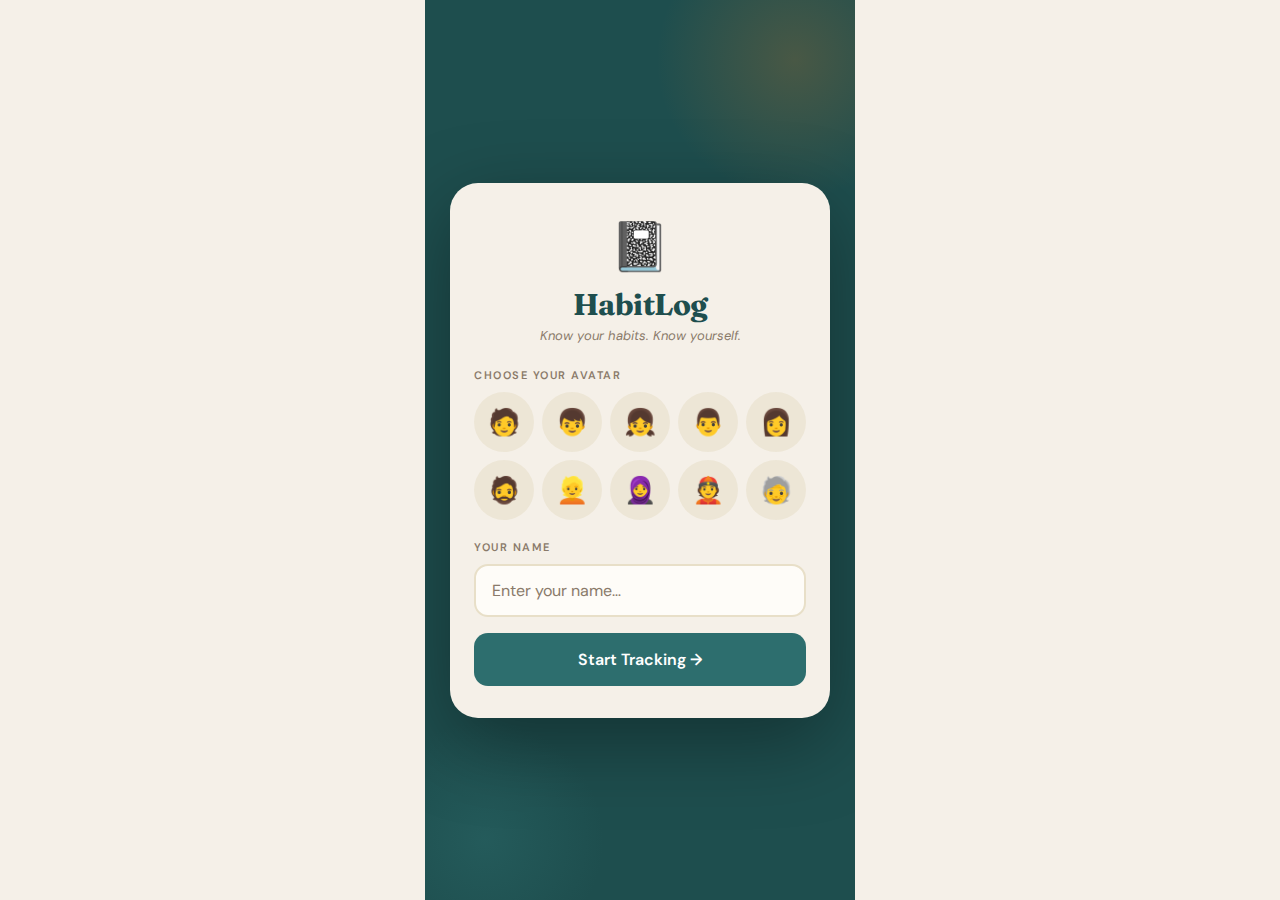
<file: index.html>
<!DOCTYPE html>
<html lang="en">
<head>
<meta charset="UTF-8"/>
<meta name="viewport" content="width=device-width, initial-scale=1.0, maximum-scale=1.0, user-scalable=no"/>
<title>HabitLog</title>
<link rel="manifest" href="manifest.json"/>
<meta name="theme-color" content="#1E4E4E"/>
<meta name="apple-mobile-web-app-capable" content="yes"/>
<meta name="apple-mobile-web-app-status-bar-style" content="black-translucent"/>
<meta name="apple-mobile-web-app-title" content="HabitLog"/>
<link rel="apple-touch-icon" href="icon-192.png"/>
<link href="https://fonts.googleapis.com/css2?family=Fraunces:ital,wght@0,400;0,600;0,700;1,400&family=DM+Sans:wght@300;400;500;600&display=swap" rel="stylesheet"/>
<style>
:root {
  --cream:#F5F0E8; --cream-dark:#EDE6D6; --parchment:#E8DFC8;
  --teal:#2D6E6E; --teal-light:#3D8C8C; --teal-dark:#1E4E4E;
  --amber:#C8762A; --amber-light:#E8943A; --rose:#C05050;
  --ink:#2A2420; --ink-light:#5A504A; --ink-muted:#8A7A6A;
  --white:#FEFCF8; --shadow:rgba(42,36,32,0.12);
  --g-continue:#4A8A5A; --g-improve:#C8A02A; --g-stop:#C05050;
}
*{margin:0;padding:0;box-sizing:border-box;-webkit-tap-highlight-color:transparent;}
body{font-family:'DM Sans',sans-serif;background:var(--cream);color:var(--ink);min-height:100vh;max-width:430px;margin:0 auto;overflow-x:hidden;}

/* SCREENS — hidden by default, JS shows them */
.screen{display:none;min-height:100vh;flex-direction:column;}

@keyframes fadeUp{from{opacity:0;transform:translateY(20px)}to{opacity:1;transform:translateY(0)}}
@keyframes fadeIn{from{opacity:0}to{opacity:1}}
@keyframes pop{0%{transform:scale(0.85);opacity:0}60%{transform:scale(1.05)}100%{transform:scale(1);opacity:1}}
@keyframes shimmer{0%,100%{opacity:.7}50%{opacity:1}}
@keyframes confetti{0%{transform:translateY(-10px) rotate(0deg);opacity:1}100%{transform:translateY(100vh) rotate(720deg);opacity:0}}

/* ── ONBOARDING ── */
#screen-onboard{background:var(--teal-dark);justify-content:center;align-items:center;padding:32px 20px;position:relative;overflow:hidden;}
#screen-onboard::before{content:'';position:absolute;top:-80px;right:-80px;width:280px;height:280px;background:radial-gradient(circle,rgba(200,118,42,.25) 0%,transparent 70%);border-radius:50%;}
#screen-onboard::after{content:'';position:absolute;bottom:-60px;left:-60px;width:240px;height:240px;background:radial-gradient(circle,rgba(45,110,110,.4) 0%,transparent 70%);border-radius:50%;}
.ob-card{background:var(--cream);border-radius:28px;padding:32px 24px;width:100%;max-width:380px;box-shadow:0 24px 80px rgba(0,0,0,.35);position:relative;z-index:1;animation:pop .5s ease forwards;}
.ob-logo{text-align:center;margin-bottom:24px;}
.ob-logo .icon{font-size:48px;display:block;margin-bottom:8px;animation:shimmer 2s infinite;}
.ob-logo h1{font-family:'Fraunces',serif;font-size:30px;font-weight:700;color:var(--teal-dark);letter-spacing:-.5px;}
.ob-logo p{font-size:13px;color:var(--ink-muted);margin-top:4px;font-style:italic;}
.ob-label{font-size:11px;font-weight:600;letter-spacing:1.5px;text-transform:uppercase;color:var(--ink-muted);margin-bottom:10px;display:block;}
.avatar-grid{display:grid;grid-template-columns:repeat(5,1fr);gap:8px;margin-bottom:20px;}
.av{aspect-ratio:1;border-radius:50%;font-size:26px;display:flex;align-items:center;justify-content:center;background:var(--cream-dark);border:3px solid transparent;cursor:pointer;transition:all .2s;}
.av:hover{transform:scale(1.1);}
.av.sel{border-color:var(--teal);background:rgba(45,110,110,.15);transform:scale(1.12);box-shadow:0 4px 14px rgba(45,110,110,.35);}
.ob-input{width:100%;padding:14px 16px;border:2px solid var(--parchment);border-radius:14px;font-family:'DM Sans',sans-serif;font-size:16px;background:var(--white);color:var(--ink);outline:none;transition:border-color .2s;margin-bottom:16px;}
.ob-input:focus{border-color:var(--teal);}
.ob-input::placeholder{color:var(--ink-muted);}
.ob-err{color:var(--rose);font-size:13px;margin-bottom:10px;display:none;}
.btn-main{width:100%;padding:16px;background:var(--teal);color:#fff;border:none;border-radius:14px;font-family:'DM Sans',sans-serif;font-size:16px;font-weight:600;cursor:pointer;transition:all .2s;}
.btn-main:hover{background:var(--teal-light);transform:translateY(-1px);box-shadow:0 6px 20px rgba(45,110,110,.35);}
.btn-main:active{transform:translateY(0);}

/* ── APP SHELL ── */
#screen-app{flex-direction:column;}
.app-body{flex:1;overflow-y:auto;padding-bottom:80px;-webkit-overflow-scrolling:touch;}

/* Bottom nav */
.nav{position:fixed;bottom:0;left:50%;transform:translateX(-50%);width:100%;max-width:430px;background:var(--white);border-top:1.5px solid var(--parchment);display:flex;z-index:100;box-shadow:0 -4px 20px var(--shadow);}
.nav-btn{flex:1;display:flex;flex-direction:column;align-items:center;padding:10px 0 8px;border:none;background:none;cursor:pointer;color:var(--ink-muted);font-family:'DM Sans',sans-serif;font-size:10px;font-weight:500;gap:3px;transition:color .2s;}
.nav-btn .ni{font-size:20px;line-height:1;}
.nav-btn.on{color:var(--teal);}

/* Tab panels */
.tab{display:none;}
.tab.on{display:block;animation:fadeIn .25s ease;}

/* ── DASHBOARD ── */
.dh{background:var(--teal-dark);padding:52px 24px 24px;position:relative;overflow:hidden;}
.dh::after{content:'';position:absolute;bottom:-30px;right:-30px;width:150px;height:150px;background:rgba(200,118,42,.15);border-radius:50%;}
.dh-top{display:flex;align-items:center;justify-content:space-between;margin-bottom:18px;}
.dh-user{display:flex;align-items:center;gap:12px;}
.dh-av{width:46px;height:46px;border-radius:50%;background:var(--amber);font-size:24px;display:flex;align-items:center;justify-content:center;border:2.5px solid rgba(255,255,255,.3);box-shadow:0 4px 12px rgba(0,0,0,.2);}
.dh-hi{color:rgba(255,255,255,.7);font-size:12px;}
.dh-name{color:#fff;font-family:'Fraunces',serif;font-size:19px;font-weight:600;}
.dh-date{background:rgba(255,255,255,.12);border:1px solid rgba(255,255,255,.2);border-radius:20px;padding:5px 11px;color:rgba(255,255,255,.8);font-size:11px;}
.stats{display:grid;grid-template-columns:repeat(3,1fr);gap:8px;position:relative;z-index:1;}
.stat{background:rgba(255,255,255,.1);border:1px solid rgba(255,255,255,.15);border-radius:14px;padding:12px 8px;text-align:center;backdrop-filter:blur(10px);}
.stat .si{font-size:18px;margin-bottom:3px;}
.stat .sv{color:#fff;font-family:'Fraunces',serif;font-size:20px;font-weight:700;line-height:1;}
.stat .sl{color:rgba(255,255,255,.6);font-size:10px;margin-top:2px;}
.db{padding:18px 18px 0;}
.sec-hd{display:flex;align-items:center;justify-content:space-between;margin-bottom:12px;}
.sec-title{font-family:'Fraunces',serif;font-size:17px;font-weight:600;color:var(--ink);}
.sec-ct{font-size:12px;color:var(--ink-muted);}
.hlist{display:flex;flex-direction:column;gap:8px;}
.hcard{background:var(--white);border-radius:14px;padding:12px 14px;border-left:4px solid var(--g-continue);box-shadow:0 2px 8px var(--shadow);display:flex;align-items:center;gap:10px;animation:fadeUp .3s ease both;}
.hcard.imp{border-left-color:var(--g-improve);}
.hcard.stp{border-left-color:var(--g-stop);}
.hc-em{font-size:26px;flex-shrink:0;}
.hc-info{flex:1;min-width:0;}
.hc-name{font-weight:600;font-size:14px;white-space:nowrap;overflow:hidden;text-overflow:ellipsis;}
.hc-meta{font-size:11px;color:var(--ink-muted);margin-top:2px;}
.badge{font-size:10px;font-weight:600;padding:3px 8px;border-radius:20px;flex-shrink:0;}
.bc{background:#E8F5EC;color:var(--g-continue);}
.bi{background:#FFF8E0;color:var(--g-improve);}
.bs{background:#FDE8E8;color:var(--g-stop);}
.empty{text-align:center;padding:44px 16px;color:var(--ink-muted);}
.empty .ei{font-size:52px;margin-bottom:14px;opacity:.6;}
.empty p{font-size:14px;line-height:1.6;}
.lim-msg{background:#FDE8E8;border:1px solid #F5C0C0;border-radius:12px;padding:10px 14px;font-size:13px;color:var(--rose);text-align:center;margin:10px 18px 0;display:none;}
.fab{position:fixed;bottom:88px;right:calc(50% - 215px + 18px);width:54px;height:54px;background:var(--amber);color:#fff;border:none;border-radius:50%;font-size:28px;cursor:pointer;box-shadow:0 6px 20px rgba(200,118,42,.45);z-index:50;display:flex;align-items:center;justify-content:center;transition:all .2s;line-height:1;}
.fab:hover{transform:scale(1.08);}
.fab:active{transform:scale(.95);}
.fab.off{background:var(--ink-muted);box-shadow:none;cursor:not-allowed;}

/* ── WIZARD ── */
.wiz-bg{position:fixed;inset:0;background:rgba(20,60,60,.85);z-index:200;display:none;align-items:flex-end;backdrop-filter:blur(4px);}
.wiz-bg.open{display:flex;}
.wiz{background:var(--cream);border-radius:28px 28px 0 0;width:100%;max-width:430px;margin:0 auto;padding:0 0 32px;max-height:92vh;overflow-y:auto;animation:fadeUp .3s ease;}
.wiz-handle{width:38px;height:4px;background:var(--parchment);border-radius:2px;margin:14px auto 18px;}
.wiz-head{padding:0 22px 18px;border-bottom:1.5px solid var(--cream-dark);}
.wiz-title{font-family:'Fraunces',serif;font-size:21px;font-weight:600;color:var(--ink);margin-bottom:10px;}
.prog-track{background:var(--parchment);border-radius:4px;height:6px;overflow:hidden;}
.prog-fill{height:100%;background:linear-gradient(90deg,var(--teal),var(--teal-light));border-radius:4px;transition:width .4s cubic-bezier(.34,1.56,.64,1);}
.wiz-slabel{font-size:11px;color:var(--ink-muted);margin-top:5px;}
.wiz-body{padding:22px 22px 0;}
.step{display:none;animation:fadeUp .25s ease;}
.step.on{display:block;}
.sq{font-family:'Fraunces',serif;font-size:18px;font-weight:600;color:var(--ink);margin-bottom:18px;line-height:1.4;}
.clabel{font-size:11px;font-weight:600;letter-spacing:1px;text-transform:uppercase;color:var(--ink-muted);margin-bottom:8px;display:block;}
/* Choice cards */
.ccol{display:flex;flex-direction:column;gap:8px;margin-bottom:20px;}
.crow{display:flex;gap:8px;margin-bottom:20px;}
.cc{background:var(--white);border:2.5px solid var(--parchment);border-radius:14px;padding:14px;cursor:pointer;transition:all .2s;display:flex;align-items:center;gap:12px;flex:1;}
.cc:hover{border-color:var(--teal-light);background:var(--cream-dark);}
.cc.sel{border-color:var(--teal);background:rgba(45,110,110,.06);box-shadow:0 4px 14px rgba(45,110,110,.14);}
.cc.col{flex-direction:column;text-align:center;gap:5px;}
.ce{font-size:26px;flex-shrink:0;}
.ct{font-weight:600;font-size:14px;color:var(--ink);}
.cs{font-size:12px;color:var(--ink-muted);margin-top:1px;}
/* Time */
.trow{display:grid;grid-template-columns:1fr 1fr;gap:10px;margin-bottom:14px;}
.tf label{display:block;font-size:11px;font-weight:600;color:var(--ink-muted);margin-bottom:5px;letter-spacing:.5px;}
.ti{width:100%;padding:12px 13px;border:2px solid var(--parchment);border-radius:12px;font-family:'DM Sans',sans-serif;font-size:16px;background:var(--white);color:var(--ink);outline:none;transition:border-color .2s;}
.ti:focus{border-color:var(--teal);}
/* Toggle pair */
.tpair{display:grid;grid-template-columns:1fr 1fr;gap:8px;margin-bottom:20px;}
.tc{padding:13px;border-radius:13px;border:2.5px solid var(--parchment);background:var(--white);cursor:pointer;text-align:center;font-size:13px;font-weight:600;transition:all .2s;color:var(--ink-light);}
.tc:hover{border-color:var(--teal-light);}
.tc.sel{border-color:var(--teal);background:rgba(45,110,110,.06);color:var(--teal-dark);}
.tc .ti2{font-size:20px;display:block;margin-bottom:3px;}
/* Wiz footer */
.wiz-foot{padding:0 22px;display:flex;gap:8px;margin-top:6px;}
.btn-back{padding:13px 18px;background:var(--parchment);color:var(--ink-light);border:none;border-radius:13px;font-family:'DM Sans',sans-serif;font-size:15px;font-weight:600;cursor:pointer;transition:all .2s;}
.btn-back:hover{background:var(--cream-dark);}
.btn-nxt{flex:1;padding:13px;background:var(--teal);color:#fff;border:none;border-radius:13px;font-family:'DM Sans',sans-serif;font-size:15px;font-weight:600;cursor:pointer;transition:all .2s;}
.btn-nxt:hover{background:var(--teal-light);}
.btn-nxt:disabled{background:var(--ink-muted);cursor:not-allowed;}
.btn-save{background:var(--amber)!important;}
.btn-save:hover{background:var(--amber-light)!important;}

/* ── PROGRESS ── */
.pg-head{background:var(--teal-dark);padding:52px 22px 26px;}
.pg-head h2{font-family:'Fraunces',serif;font-size:24px;font-weight:700;color:#fff;margin-bottom:3px;}
.pg-head p{color:rgba(255,255,255,.6);font-size:13px;}
.pg-body{padding:18px;}
.chart-card{background:var(--white);border-radius:18px;padding:18px;margin-bottom:14px;box-shadow:0 2px 10px var(--shadow);}
.chart-title{font-family:'Fraunces',serif;font-size:15px;font-weight:600;color:var(--ink);margin-bottom:14px;}
.bar-chart{display:flex;align-items:flex-end;gap:7px;height:72px;}
.bcol{flex:1;display:flex;flex-direction:column;align-items:center;gap:3px;height:100%;}
.bar{width:100%;border-radius:5px 5px 0 0;background:var(--teal);min-height:3px;}
.blabel{font-size:10px;color:var(--ink-muted);}
.donut-wrap{display:flex;align-items:center;gap:18px;}
.dleg{flex:1;}
.dleg-item{display:flex;align-items:center;gap:7px;margin-bottom:7px;}
.dleg-dot{width:9px;height:9px;border-radius:50%;flex-shrink:0;}
.dleg-label{font-size:12px;color:var(--ink-light);}
.dleg-val{font-size:12px;font-weight:700;color:var(--ink);margin-left:auto;}
.hlist2{display:flex;flex-direction:column;gap:8px;}
.hi2{display:flex;align-items:center;gap:10px;padding:10px 12px;background:var(--cream);border-radius:11px;}
.hi2-name{flex:1;font-size:13px;font-weight:500;}

/* ── HISTORY ── */
.hs-head{background:var(--teal-dark);padding:52px 22px 26px;}
.hs-head h2{font-family:'Fraunces',serif;font-size:24px;font-weight:700;color:#fff;margin-bottom:3px;}
.hs-head p{color:rgba(255,255,255,.6);font-size:13px;}
.cal-strip{display:flex;gap:7px;padding:14px 18px;overflow-x:auto;background:var(--white);border-bottom:1.5px solid var(--parchment);-webkit-overflow-scrolling:touch;scrollbar-width:none;}
.cal-strip::-webkit-scrollbar{display:none;}
.cd{flex-shrink:0;width:46px;padding:7px 4px;border-radius:11px;text-align:center;cursor:pointer;border:2px solid transparent;transition:all .2s;}
.cd .dn{font-size:10px;color:var(--ink-muted);margin-bottom:3px;}
.cd .dd{font-family:'Fraunces',serif;font-size:17px;font-weight:600;color:var(--ink);}
.cd .dot{width:4px;height:4px;border-radius:50%;background:var(--teal);margin:3px auto 0;visibility:hidden;}
.cd.has .dot{visibility:visible;}
.cd.sel{background:var(--teal);border-color:var(--teal);}
.cd.sel .dn,.cd.sel .dd{color:#fff;}
.cd.sel .dot{background:#fff;}
.hs-body{padding:14px 18px;}
.frow{display:flex;gap:7px;margin-bottom:14px;overflow-x:auto;-webkit-overflow-scrolling:touch;scrollbar-width:none;padding-bottom:3px;}
.fchip{flex-shrink:0;padding:5px 13px;border-radius:20px;border:1.5px solid var(--parchment);background:var(--white);font-size:12px;font-weight:500;color:var(--ink-muted);cursor:pointer;transition:all .2s;}
.fchip.on{background:var(--teal);border-color:var(--teal);color:#fff;}
.hentry{background:var(--white);border-radius:14px;padding:14px;margin-bottom:8px;box-shadow:0 2px 8px var(--shadow);cursor:pointer;transition:transform .15s;}
.hentry:hover{transform:translateY(-1px);}
.he-top{display:flex;align-items:center;justify-content:space-between;margin-bottom:7px;}
.he-name{font-weight:600;font-size:14px;}
.he-time{font-size:11px;color:var(--ink-muted);}
.he-chips{display:flex;flex-wrap:wrap;gap:5px;}
.mc{font-size:11px;padding:3px 7px;border-radius:7px;font-weight:500;}
.mc-m{background:#E8F0FF;color:#3050A0;}
.mc-o{background:#F0F8E8;color:#507030;}
.mc-f{background:#F8F0FF;color:#7030A0;}
.he-detail{display:none;margin-top:10px;padding-top:10px;border-top:1.5px dashed var(--parchment);font-size:12px;color:var(--ink-light);line-height:1.9;}
.he-detail.open{display:block;}
.dr{display:flex;justify-content:space-between;}
.dk{color:var(--ink-muted);}
.dv{font-weight:600;color:var(--ink);}

/* ── PROFILE ── */
.pr-head{background:var(--teal-dark);padding:52px 22px 44px;text-align:center;}
.pr-av{width:86px;height:86px;border-radius:50%;background:var(--amber);font-size:44px;display:flex;align-items:center;justify-content:center;border:4px solid rgba(255,255,255,.3);margin:0 auto 12px;box-shadow:0 8px 24px rgba(0,0,0,.2);}
.pr-name{font-family:'Fraunces',serif;font-size:24px;font-weight:700;color:#fff;}
.pr-since{font-size:12px;color:rgba(255,255,255,.6);margin-top:3px;}
.pr-body{padding:18px;}
.pr-stats{display:grid;grid-template-columns:1fr 1fr;gap:10px;margin-bottom:18px;}
.pr-stat{background:var(--white);border-radius:14px;padding:16px;text-align:center;box-shadow:0 2px 8px var(--shadow);}
.pr-sv{font-family:'Fraunces',serif;font-size:26px;font-weight:700;color:var(--teal-dark);}
.pr-sl{font-size:11px;color:var(--ink-muted);margin-top:3px;}
.pr-acts{display:flex;flex-direction:column;gap:8px;}
.pr-btn{width:100%;padding:15px;border-radius:13px;border:2px solid var(--parchment);background:var(--white);font-family:'DM Sans',sans-serif;font-size:14px;font-weight:600;cursor:pointer;transition:all .2s;color:var(--ink);text-align:left;display:flex;align-items:center;gap:10px;}
.pr-btn:hover{background:var(--cream-dark);}
.pr-btn.danger{color:var(--rose);border-color:#F5C0C0;}
.pr-btn.danger:hover{background:#FDE8E8;}
.ver{text-align:center;color:var(--ink-muted);font-size:11px;margin-top:22px;}

/* CONFETTI */
.cp{position:fixed;width:9px;height:9px;border-radius:2px;pointer-events:none;z-index:9998;animation:confetti linear forwards;}

/* TOAST */
.toast{position:fixed;top:20px;left:50%;transform:translateX(-50%) translateY(-100px);background:var(--teal-dark);color:#fff;padding:11px 22px;border-radius:30px;font-size:13px;font-weight:600;z-index:9997;transition:transform .4s cubic-bezier(.34,1.56,.64,1);white-space:nowrap;box-shadow:0 8px 24px rgba(0,0,0,.2);}
.toast.show{transform:translateX(-50%) translateY(0);}
::-webkit-scrollbar{width:0;background:transparent;}
</style>
</head>
<body>

<!-- ONBOARDING -->
<div id="screen-onboard" class="screen">
  <div class="ob-card">
    <div class="ob-logo">
      <span class="icon">📓</span>
      <h1>HabitLog</h1>
      <p>Know your habits. Know yourself.</p>
    </div>
    <span class="ob-label">Choose your avatar</span>
    <div class="avatar-grid" id="avatarGrid">
      <div class="av" data-av="🧑" onclick="pickAv(this)">🧑</div>
      <div class="av" data-av="👦" onclick="pickAv(this)">👦</div>
      <div class="av" data-av="👧" onclick="pickAv(this)">👧</div>
      <div class="av" data-av="👨" onclick="pickAv(this)">👨</div>
      <div class="av" data-av="👩" onclick="pickAv(this)">👩</div>
      <div class="av" data-av="🧔" onclick="pickAv(this)">🧔</div>
      <div class="av" data-av="👱" onclick="pickAv(this)">👱</div>
      <div class="av" data-av="🧕" onclick="pickAv(this)">🧕</div>
      <div class="av" data-av="👲" onclick="pickAv(this)">👲</div>
      <div class="av" data-av="🧓" onclick="pickAv(this)">🧓</div>
    </div>
    <span class="ob-label">Your name</span>
    <div class="ob-err" id="obErr">Please choose an avatar and enter your name.</div>
    <input class="ob-input" id="nameIn" type="text" placeholder="Enter your name…" maxlength="24" autocomplete="off" autocorrect="off"/>
    <button class="btn-main" onclick="startApp()">Start Tracking →</button>
  </div>
</div>

<!-- MAIN APP -->
<div id="screen-app" class="screen">
  <div class="app-body">

    <!-- HOME TAB -->
    <div class="tab on" id="tab-home">
      <div class="dh">
        <div class="dh-top">
          <div class="dh-user">
            <div class="dh-av" id="dAv">🧑</div>
            <div><div class="dh-hi">Good day,</div><div class="dh-name" id="dName">—</div></div>
          </div>
          <div class="dh-date" id="dDate"></div>
        </div>
        <div class="stats">
          <div class="stat"><div class="si">🔥</div><div class="sv" id="sStreak">0</div><div class="sl">Streak</div></div>
          <div class="stat"><div class="si">✅</div><div class="sv" id="sToday">0/30</div><div class="sl">Today</div></div>
          <div class="stat"><div class="si">📊</div><div class="sv" id="sTotal">0</div><div class="sl">Total</div></div>
        </div>
      </div>
      <div class="db">
        <div class="lim-msg" id="limMsg">🚫 Daily limit of 30 habits reached!</div>
        <div class="sec-hd"><div class="sec-title">Today's Habits</div><div class="sec-ct" id="dCt"></div></div>
        <div class="hlist" id="hList">
          <div class="empty"><div class="ei">🌱</div><p>No habits logged yet.<br/>Tap <strong>+</strong> to begin.</p></div>
        </div>
      </div>
    </div>

    <!-- PROGRESS TAB -->
    <div class="tab" id="tab-progress">
      <div class="pg-head"><h2>Progress</h2><p>Your habit patterns at a glance</p></div>
      <div class="pg-body" id="pgBody">
        <div class="empty" style="padding:60px 0"><div class="ei">📈</div><p>Log some habits to see progress.</p></div>
      </div>
    </div>

    <!-- HISTORY TAB -->
    <div class="tab" id="tab-history">
      <div class="hs-head"><h2>History</h2><p>Browse your past entries</p></div>
      <div class="cal-strip" id="calStrip"></div>
      <div class="hs-body">
        <div class="frow">
          <div class="fchip on" onclick="setF(this,'all')">All</div>
          <div class="fchip" onclick="setF(this,'continue')">✅ Continue</div>
          <div class="fchip" onclick="setF(this,'improve')">✏️ Improve</div>
          <div class="fchip" onclick="setF(this,'discontinue')">🚫 Stop</div>
          <div class="fchip" onclick="setF(this,'pleasure')">🍭 Pleasure</div>
          <div class="fchip" onclick="setF(this,'pressure')">⚡ Pressure</div>
          <div class="fchip" onclick="setF(this,'goal')">🎯 Goal</div>
        </div>
        <div id="hsList"></div>
      </div>
    </div>

    <!-- PROFILE TAB -->
    <div class="tab" id="tab-profile">
      <div class="pr-head">
        <div class="pr-av" id="prAv">🧑</div>
        <div class="pr-name" id="prName">—</div>
        <div class="pr-since" id="prSince"></div>
      </div>
      <div class="pr-body">
        <div class="pr-stats">
          <div class="pr-stat"><div class="pr-sv" id="prTotal">0</div><div class="pr-sl">Total Habits</div></div>
          <div class="pr-stat"><div class="pr-sv" id="prDays">0</div><div class="pr-sl">Days Tracked</div></div>
          <div class="pr-stat"><div class="pr-sv" id="prStreak">0</div><div class="pr-sl">Best Streak</div></div>
          <div class="pr-stat"><div class="pr-sv" id="prCont">0%</div><div class="pr-sl">Continue Rate</div></div>
        </div>
        <div class="pr-acts">
          <button class="pr-btn" onclick="editName()">✏️ &nbsp;Edit Name</button>
          <button class="pr-btn danger" onclick="resetAll()">🗑️ &nbsp;Reset All Data</button>
        </div>
        <div class="ver">HabitLog v1.0 — Development Build</div>
      </div>
    </div>

  </div><!-- end app-body -->

  <nav class="nav">
    <button class="nav-btn on" onclick="goTab('home',this)"><span class="ni">🏠</span>Home</button>
    <button class="nav-btn" onclick="goTab('progress',this)"><span class="ni">📊</span>Progress</button>
    <button class="nav-btn" onclick="goTab('history',this)"><span class="ni">📋</span>History</button>
    <button class="nav-btn" onclick="goTab('profile',this)"><span class="ni">👤</span>Profile</button>
  </nav>

  <button class="fab" id="fab" onclick="openWiz()">+</button>
</div>

<!-- WIZARD -->
<div class="wiz-bg" id="wizBg" onclick="bgClick(event)">
  <div class="wiz" id="wizSheet">
    <div class="wiz-handle"></div>
    <div class="wiz-head">
      <div class="wiz-title" id="wizT">Log a Habit</div>
      <div class="prog-track"><div class="prog-fill" id="progFill" style="width:16.6%"></div></div>
      <div class="wiz-slabel" id="wizSL">Step 1 of 6</div>
    </div>
    <div class="wiz-body">

      <!-- Step 1 -->
      <div class="step on" id="s1">
        <div class="sq">What activity did you do?</div>
        <input class="ob-input" id="actIn" type="text" placeholder="e.g. Morning run, Reading…" maxlength="60" autocomplete="off" oninput="chk()"/>
      </div>

      <!-- Step 2 -->
      <div class="step" id="s2">
        <div class="sq">What was your motive?</div>
        <div class="ccol">
          <div class="cc" data-v="pleasure" onclick="pick('motive',this)"><span class="ce">🍭</span><div><div class="ct">Instant Pleasure</div><div class="cs">Did it because it felt good</div></div></div>
          <div class="cc" data-v="pressure" onclick="pick('motive',this)"><span class="ce">⚡</span><div><div class="ct">Pressure / Compulsion</div><div class="cs">Felt forced or obligated</div></div></div>
          <div class="cc" data-v="goal" onclick="pick('motive',this)"><span class="ce">🎯</span><div><div class="ct">Future Goal</div><div class="cs">Working toward something bigger</div></div></div>
        </div>
      </div>

      <!-- Step 3 -->
      <div class="step" id="s3">
        <div class="sq">When did you do it?</div>
        <div class="trow">
          <div class="tf"><label>START TIME</label><input class="ti" id="tStart" type="time" oninput="chk()"/></div>
          <div class="tf"><label>END TIME</label><input class="ti" id="tEnd" type="time" oninput="chk()"/></div>
        </div>
        <span class="clabel">Was the timing right?</span>
        <div class="tpair">
          <div class="tc" data-v="right" onclick="tog('timing',this)"><span class="ti2">✅</span>Right Time</div>
          <div class="tc" data-v="wrong" onclick="tog('timing',this)"><span class="ti2">⏰</span>Wrong Time</div>
        </div>
      </div>

      <!-- Step 4 -->
      <div class="step" id="s4">
        <div class="sq">How did you approach it?</div>
        <div class="ccol">
          <div class="cc" data-v="focused" onclick="pick('manner',this)"><span class="ce">🎯</span><div><div class="ct">Focused & Disciplined</div><div class="cs">Fully present, no distractions</div></div></div>
          <div class="cc" data-v="distracted" onclick="pick('manner',this)"><span class="ce">🌀</span><div><div class="ct">Distracted & Undisciplined</div><div class="cs">Mind wandered, lost focus</div></div></div>
        </div>
      </div>

      <!-- Step 5 -->
      <div class="step" id="s5">
        <div class="sq">How did it make you feel?</div>
        <div class="crow">
          <div class="cc col" data-v="happy" onclick="pick('emotion',this)"><span class="ce">😊</span><div class="ct">Happy</div></div>
          <div class="cc col" data-v="sad" onclick="pick('emotion',this)"><span class="ce">😢</span><div class="ct">Sad</div></div>
          <div class="cc col" data-v="fear" onclick="pick('emotion',this)"><span class="ce">😨</span><div class="ct">Fear</div></div>
        </div>
      </div>

      <!-- Step 6 -->
      <div class="step" id="s6">
        <div class="sq">Final reflection</div>
        <span class="clabel">Future outcome</span>
        <div class="tpair" style="margin-bottom:18px;">
          <div class="tc" data-v="beneficial" onclick="tog('outcome',this)"><span class="ti2">🌱</span>Beneficial</div>
          <div class="tc" data-v="detrimental" onclick="tog('outcome',this)"><span class="ti2">⚠️</span>Detrimental</div>
        </div>
        <span class="clabel">Final thought</span>
        <div class="crow">
          <div class="cc col" data-v="continue" onclick="pick('final',this)"><span class="ce">✅</span><div class="ct" style="font-size:12px">Continue</div></div>
          <div class="cc col" data-v="improve" onclick="pick('final',this)"><span class="ce">✏️</span><div class="ct" style="font-size:12px">Improve</div></div>
          <div class="cc col" data-v="discontinue" onclick="pick('final',this)"><span class="ce">🚫</span><div class="ct" style="font-size:12px">Stop</div></div>
        </div>
      </div>

    </div><!-- wiz-body -->
    <div class="wiz-foot">
      <button class="btn-back" id="bBack" onclick="wPrev()" style="display:none">← Back</button>
      <button class="btn-nxt" id="bNext" onclick="wNext()" disabled>Next →</button>
    </div>
  </div>
</div>

<div class="toast" id="toast"></div>

<script>
// ── STATE ──
let user = null;
let habits = {};
let curStep = 1;
let selDate = today();
let curFilter = 'all';
let selAv = '';
const STEPS = 6;
const MAX = 30;
const E = { activity:'', motive:'', startTime:'', endTime:'', timing:'', manner:'', emotion:'', outcome:'', final:'' };

function today() { return new Date().toISOString().split('T')[0]; }
function fmtDate(d) { return new Date(d+'T00:00:00').toLocaleDateString('en-IN',{weekday:'short',month:'short',day:'numeric'}); }
function allH() { return Object.values(habits).flat(); }

// ── BOOT ──
document.addEventListener('DOMContentLoaded', function() {
  user = JSON.parse(localStorage.getItem('hl_user') || 'null');
  habits = JSON.parse(localStorage.getItem('hl_habits') || '{}');
  if (user) {
    showApp();
  } else {
    document.getElementById('screen-onboard').style.display = 'flex';
  }
});

// ── ONBOARDING ──
function pickAv(el) {
  document.querySelectorAll('.av').forEach(a => a.classList.remove('sel'));
  el.classList.add('sel');
  selAv = el.dataset.av;
}

function startApp() {
  const name = document.getElementById('nameIn').value.trim();
  const err = document.getElementById('obErr');
  if (!selAv || !name) { err.style.display = 'block'; return; }
  err.style.display = 'none';
  user = { name, avatar: selAv, since: today() };
  localStorage.setItem('hl_user', JSON.stringify(user));
  document.getElementById('screen-onboard').style.display = 'none';
  showApp();
}

// ── SHOW APP ──
function showApp() {
  const app = document.getElementById('screen-app');
  app.style.display = 'flex';
  refreshDash();
  buildCal();
  renderHist();
  refreshProf();
}

// ── TABS ──
function goTab(t, btn) {
  document.querySelectorAll('.tab').forEach(p => p.classList.remove('on'));
  document.querySelectorAll('.nav-btn').forEach(b => b.classList.remove('on'));
  document.getElementById('tab-'+t).classList.add('on');
  btn.classList.add('on');
  if (t === 'progress') renderProg();
  if (t === 'history') { buildCal(); renderHist(); }
  if (t === 'profile') refreshProf();
}

// ── DASHBOARD ──
function refreshDash() {
  if (!user) return;
  document.getElementById('dAv').textContent = user.avatar;
  document.getElementById('dName').textContent = user.name;
  document.getElementById('dDate').textContent = new Date().toLocaleDateString('en-IN',{weekday:'short',month:'short',day:'numeric'});
  const td = habits[today()] || [];
  const n = td.length;
  document.getElementById('sToday').textContent = n+'/30';
  document.getElementById('sTotal').textContent = allH().length;
  document.getElementById('sStreak').textContent = streak();
  document.getElementById('dCt').textContent = n+' logged';
  const fab = document.getElementById('fab');
  const lim = document.getElementById('limMsg');
  if (n >= MAX) { fab.classList.add('off'); lim.style.display = 'block'; }
  else { fab.classList.remove('off'); lim.style.display = 'none'; }
  renderCards(td);
}

function renderCards(list) {
  const el = document.getElementById('hList');
  if (!list.length) { el.innerHTML = '<div class="empty"><div class="ei">🌱</div><p>No habits logged yet.<br/>Tap <strong>+</strong> to begin.</p></div>'; return; }
  const mE = {pleasure:'🍭',pressure:'⚡',goal:'🎯'};
  const emE = {happy:'😊',sad:'😢',fear:'😨'};
  const fC = {continue:'',improve:'imp',discontinue:'stp'};
  const fB = {continue:'bc',improve:'bi',discontinue:'bs'};
  const fL = {continue:'Continue ✅',improve:'Improve ✏️',discontinue:'Stop 🚫'};
  el.innerHTML = list.map((h,i) => `
    <div class="hcard ${fC[h.final]||''}" style="animation-delay:${i*.04}s">
      <div class="hc-em">${emE[h.emotion]||'📝'}</div>
      <div class="hc-info">
        <div class="hc-name">${h.activity}</div>
        <div class="hc-meta">${mE[h.motive]||''} ${h.motive} · ${h.startTime}${h.endTime?' – '+h.endTime:''}</div>
      </div>
      <div class="badge ${fB[h.final]||'bc'}">${fL[h.final]||''}</div>
    </div>`).join('');
}

function streak() {
  let s=0, d=new Date();
  while(true) {
    const k = d.toISOString().split('T')[0];
    if (habits[k] && habits[k].length) { s++; d.setDate(d.getDate()-1); } else break;
  }
  return s;
}

// ── WIZARD ──
function openWiz() {
  if ((habits[today()]||[]).length >= MAX) return;
  Object.keys(E).forEach(k => E[k]='');
  curStep = 1;
  document.getElementById('actIn').value = '';
  document.querySelectorAll('.cc').forEach(c => c.classList.remove('sel'));
  document.querySelectorAll('.tc').forEach(c => c.classList.remove('sel'));
  document.getElementById('tStart').value = '';
  document.getElementById('tEnd').value = '';
  updWiz();
  document.getElementById('wizBg').classList.add('open');
}

function closeWiz() { document.getElementById('wizBg').classList.remove('open'); }
function bgClick(e) { if (e.target === document.getElementById('wizBg')) closeWiz(); }

function updWiz() {
  for (let i=1;i<=STEPS;i++) {
    const el = document.getElementById('s'+i);
    if (el) el.classList.toggle('on', i===curStep);
  }
  document.getElementById('progFill').style.width = (curStep/STEPS*100)+'%';
  document.getElementById('wizSL').textContent = 'Step '+curStep+' of '+STEPS;
  const titles = ['What did you do?','What was your motive?','When did you do it?','How did you approach it?','How did it make you feel?','Final reflection'];
  document.getElementById('wizT').textContent = titles[curStep-1];
  document.getElementById('bBack').style.display = curStep===1 ? 'none' : 'block';
  const nb = document.getElementById('bNext');
  if (curStep===STEPS) { nb.textContent='Save Entry ✓'; nb.classList.add('btn-save'); }
  else { nb.textContent='Next →'; nb.classList.remove('btn-save'); }
  chk();
}

function chk() {
  let ok = false;
  switch(curStep) {
    case 1: ok = document.getElementById('actIn').value.trim().length>0; break;
    case 2: ok = !!E.motive; break;
    case 3: ok = !!document.getElementById('tStart').value && !!document.getElementById('tEnd').value && !!E.timing; break;
    case 4: ok = !!E.manner; break;
    case 5: ok = !!E.emotion; break;
    case 6: ok = !!E.outcome && !!E.final; break;
  }
  document.getElementById('bNext').disabled = !ok;
}

function pick(field, el) {
  el.parentElement.querySelectorAll('.cc').forEach(c => c.classList.remove('sel'));
  el.classList.add('sel');
  E[field] = el.dataset.v;
  chk();
}

function tog(field, el) {
  el.parentElement.querySelectorAll('.tc').forEach(c => c.classList.remove('sel'));
  el.classList.add('sel');
  E[field] = el.dataset.v;
  chk();
}

function wNext() {
  if (curStep===1) E.activity = document.getElementById('actIn').value.trim();
  if (curStep===3) { E.startTime = document.getElementById('tStart').value; E.endTime = document.getElementById('tEnd').value; }
  if (curStep===STEPS) { save(); return; }
  curStep++;
  updWiz();
}

function wPrev() { if(curStep>1){ curStep--; updWiz(); } }

function save() {
  const t = today();
  if (!habits[t]) habits[t] = [];
  habits[t].push({...E, id:Date.now()});
  localStorage.setItem('hl_habits', JSON.stringify(habits));
  closeWiz();
  confetti();
  toast('Habit logged! 🎉');
  refreshDash();
}

// ── CONFETTI ──
function confetti() {
  const cols = ['#2D6E6E','#C8762A','#C05050','#5A7A5A','#8A5AC8','#C8A02A'];
  for(let i=0;i<38;i++){
    const p=document.createElement('div');
    p.className='cp';
    p.style.cssText=`left:${Math.random()*100}vw;top:-10px;background:${cols[Math.floor(Math.random()*cols.length)]};width:${6+Math.random()*8}px;height:${6+Math.random()*8}px;border-radius:${Math.random()>.5?'50%':'2px'};animation-duration:${1.2+Math.random()*1.4}s;animation-delay:${Math.random()*.4}s;`;
    document.body.appendChild(p);
    p.addEventListener('animationend',()=>p.remove());
  }
}

// ── TOAST ──
function toast(msg) {
  const t=document.getElementById('toast');
  t.textContent=msg; t.classList.add('show');
  setTimeout(()=>t.classList.remove('show'),2500);
}

// ── PROGRESS ──
function renderProg() {
  const all=allH(), body=document.getElementById('pgBody');
  if(!all.length){ body.innerHTML='<div class="empty" style="padding:60px 0"><div class="ei">📈</div><p>Log some habits to see progress.</p></div>'; return; }
  const days=[];
  for(let i=6;i>=0;i--){
    const d=new Date(); d.setDate(d.getDate()-i);
    const k=d.toISOString().split('T')[0];
    days.push({label:d.toLocaleDateString('en-IN',{weekday:'short'}).slice(0,2), count:(habits[k]||[]).length});
  }
  const mx=Math.max(...days.map(d=>d.count),1);
  const bars=days.map(d=>`<div class="bcol"><div class="bar" style="height:${Math.round(d.count/mx*60)+4}px;opacity:${d.count?1:.25}"></div><div class="blabel">${d.label}</div></div>`).join('');
  const mot={pleasure:0,pressure:0,goal:0};
  all.forEach(h=>{if(mot[h.motive]!==undefined)mot[h.motive]++;});
  const tot=all.length;
  const mC={pleasure:'#C8762A',pressure:'#C05050',goal:'#2D6E6E'};
  const mL={pleasure:'🍭 Pleasure',pressure:'⚡ Pressure',goal:'🎯 Future Goal'};
  let off=0;
  const segs=Object.entries(mot).map(([k,v])=>{
    const p=tot?v/tot:0;
    const s=`<circle cx="55" cy="55" r="38" fill="none" stroke="${mC[k]}" stroke-width="18" stroke-dasharray="${p*238.8} 238.8" stroke-dashoffset="${-off*238.8}" transform="rotate(-90 55 55)"/>`;
    off+=p; return {s,k,v,p};
  });
  const svg=`<svg width="110" height="110" viewBox="0 0 110 110">${segs.map(s=>s.s).join('')}</svg>`;
  const leg=segs.map(s=>`<div class="dleg-item"><div class="dleg-dot" style="background:${mC[s.k]}"></div><span class="dleg-label">${mL[s.k]}</span><span class="dleg-val">${Math.round(s.p*100)}%</span></div>`).join('');
  const fins={continue:0,improve:0,discontinue:0};
  all.forEach(h=>{if(fins[h.final]!==undefined)fins[h.final]++;});
  const fItems=Object.entries(fins).map(([k,v])=>{
    const cl={continue:'bc',improve:'bi',discontinue:'bs'};
    const ic={continue:'✅',improve:'✏️',discontinue:'🚫'};
    return `<div class="hi2"><span style="font-size:18px">${ic[k]}</span><span class="hi2-name" style="text-transform:capitalize">${k}</span><span class="badge ${cl[k]}">${v} (${tot?Math.round(v/tot*100):0}%)</span></div>`;
  }).join('');
  const foc=all.filter(h=>h.manner==='focused').length;
  const focP=tot?Math.round(foc/tot*100):0;
  body.innerHTML=`
    <div class="chart-card"><div class="chart-title">📅 Last 7 Days</div><div class="bar-chart">${bars}</div></div>
    <div class="chart-card"><div class="chart-title">🎯 Motive Breakdown</div><div class="donut-wrap">${svg}<div class="dleg">${leg}</div></div></div>
    <div class="chart-card"><div class="chart-title">🧠 Focus Rate</div>
      <div style="display:flex;justify-content:space-between;font-size:13px;margin-bottom:6px"><span>Focused</span><span style="font-weight:700;color:var(--teal-dark)">${focP}%</span></div>
      <div style="background:var(--parchment);border-radius:6px;height:9px;overflow:hidden"><div style="width:${focP}%;height:100%;background:linear-gradient(90deg,var(--teal),var(--teal-light));border-radius:6px"></div></div>
      <div style="font-size:12px;color:var(--ink-muted);margin-top:5px">${foc} focused · ${tot-foc} distracted</div>
    </div>
    <div class="chart-card"><div class="chart-title">🔮 Final Thought</div><div class="hlist2">${fItems}</div></div>`;
}

// ── HISTORY ──
function buildCal() {
  const strip=document.getElementById('calStrip');
  const days=[];
  for(let i=13;i>=0;i--){const d=new Date();d.setDate(d.getDate()-i);days.push(d);}
  strip.innerHTML=days.map(d=>{
    const k=d.toISOString().split('T')[0];
    const isSel=k===selDate, hasD=habits[k]&&habits[k].length;
    return `<div class="cd ${isSel?'sel':''} ${hasD?'has':''}" onclick="calPick('${k}',this)">
      <div class="dn">${d.toLocaleDateString('en-IN',{weekday:'short'}).slice(0,2)}</div>
      <div class="dd">${d.getDate()}</div>
      <div class="dot"></div></div>`;
  }).join('');
}

function calPick(k,el){
  selDate=k;
  document.querySelectorAll('.cd').forEach(c=>c.classList.remove('sel'));
  el.classList.add('sel');
  renderHist();
}

function setF(el,f){
  curFilter=f;
  document.querySelectorAll('.fchip').forEach(c=>c.classList.remove('on'));
  el.classList.add('on');
  renderHist();
}

function renderHist(){
  const el=document.getElementById('hsList');
  let list=habits[selDate]||[];
  if(curFilter!=='all') list=list.filter(h=>h.final===curFilter||h.motive===curFilter);
  if(!list.length){el.innerHTML=`<div class="empty" style="padding:36px 0"><div class="ei">📭</div><p>No entries for ${fmtDate(selDate)}.</p></div>`;return;}
  const mE={pleasure:'🍭',pressure:'⚡',goal:'🎯'};
  const mL={pleasure:'Pleasure',pressure:'Pressure',goal:'Future Goal'};
  const emE={happy:'😊',sad:'😢',fear:'😨'};
  const oL={beneficial:'🌱 Beneficial',detrimental:'⚠️ Detrimental'};
  const fL={continue:'✅ Continue',improve:'✏️ Improve',discontinue:'🚫 Stop'};
  const tiL={right:'✅ Right time',wrong:'⏰ Wrong time'};
  const maL={focused:'🎯 Focused',distracted:'🌀 Distracted'};
  el.innerHTML=list.map(h=>`
    <div class="hentry" onclick="toggleDet(this)">
      <div class="he-top"><div class="he-name">${emE[h.emotion]||'📝'} ${h.activity}</div><div class="he-time">${h.startTime} – ${h.endTime}</div></div>
      <div class="he-chips">
        <span class="mc mc-m">${mE[h.motive]} ${mL[h.motive]}</span>
        <span class="mc mc-o">${oL[h.outcome]||h.outcome}</span>
        <span class="mc mc-f">${fL[h.final]||h.final}</span>
      </div>
      <div class="he-detail">
        <div class="dr"><span class="dk">Timing</span><span class="dv">${tiL[h.timing]||h.timing}</span></div>
        <div class="dr"><span class="dk">Manner</span><span class="dv">${maL[h.manner]||h.manner}</span></div>
        <div class="dr"><span class="dk">Emotion</span><span class="dv">${emE[h.emotion]} ${h.emotion}</span></div>
        <div class="dr"><span class="dk">Outcome</span><span class="dv">${oL[h.outcome]||h.outcome}</span></div>
      </div>
    </div>`).join('');
}

function toggleDet(el){el.querySelector('.he-detail').classList.toggle('open');}

// ── PROFILE ──
function refreshProf(){
  if(!user)return;
  document.getElementById('prAv').textContent=user.avatar;
  document.getElementById('prName').textContent=user.name;
  document.getElementById('prSince').textContent='Since '+fmtDate(user.since||today());
  const all=allH(), days=Object.keys(habits).filter(k=>habits[k].length).length;
  const cont=all.filter(h=>h.final==='continue').length;
  document.getElementById('prTotal').textContent=all.length;
  document.getElementById('prDays').textContent=days;
  document.getElementById('prStreak').textContent=streak();
  document.getElementById('prCont').textContent=(all.length?Math.round(cont/all.length*100):0)+'%';
}

function editName(){
  const n=prompt('Enter new name:',user.name);
  if(n&&n.trim()){user.name=n.trim();localStorage.setItem('hl_user',JSON.stringify(user));refreshProf();refreshDash();toast('Name updated!');}
}

function resetAll(){
  if(confirm('Reset ALL data? Cannot be undone.')){localStorage.removeItem('hl_user');localStorage.removeItem('hl_habits');location.reload();}
}

// ── SERVICE WORKER ──
if('serviceWorker' in navigator){
  window.addEventListener('load',()=>navigator.serviceWorker.register('sw.js'));
}
</script>
</body>
</html>
</file>
